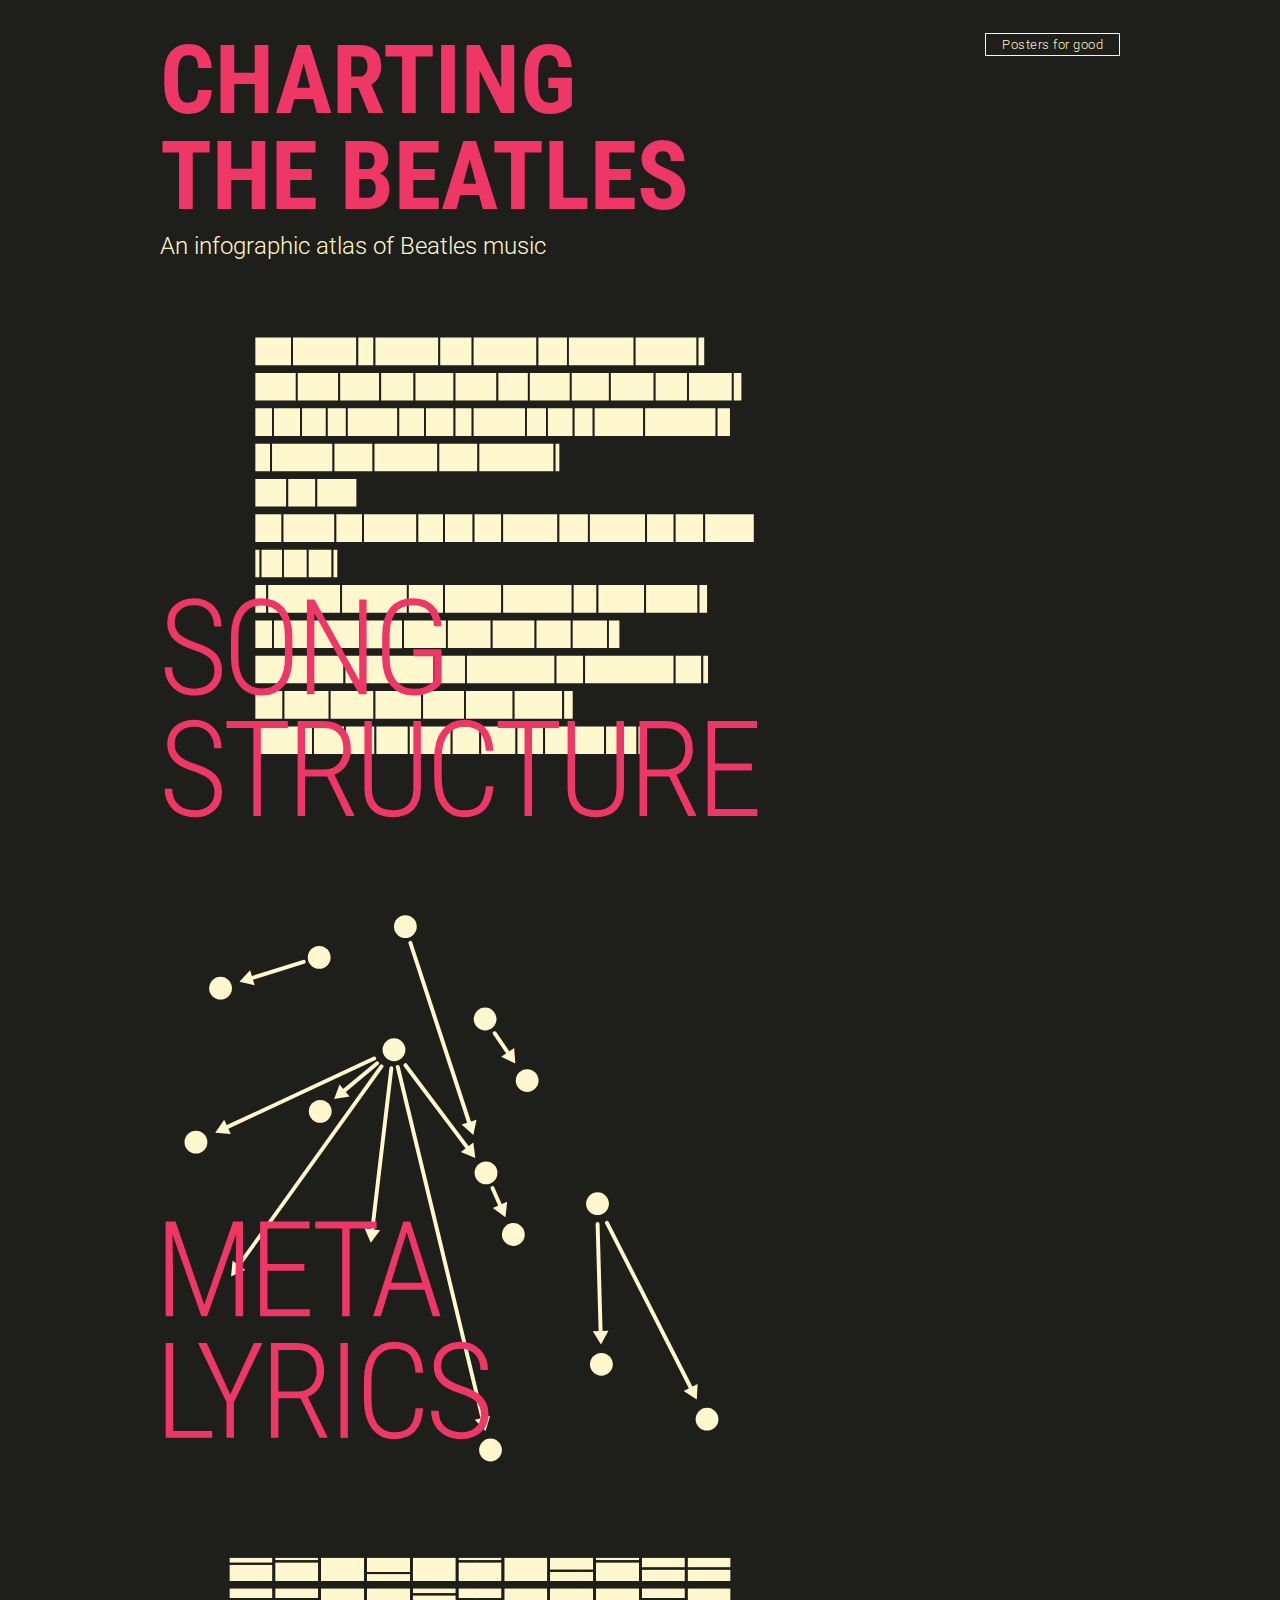
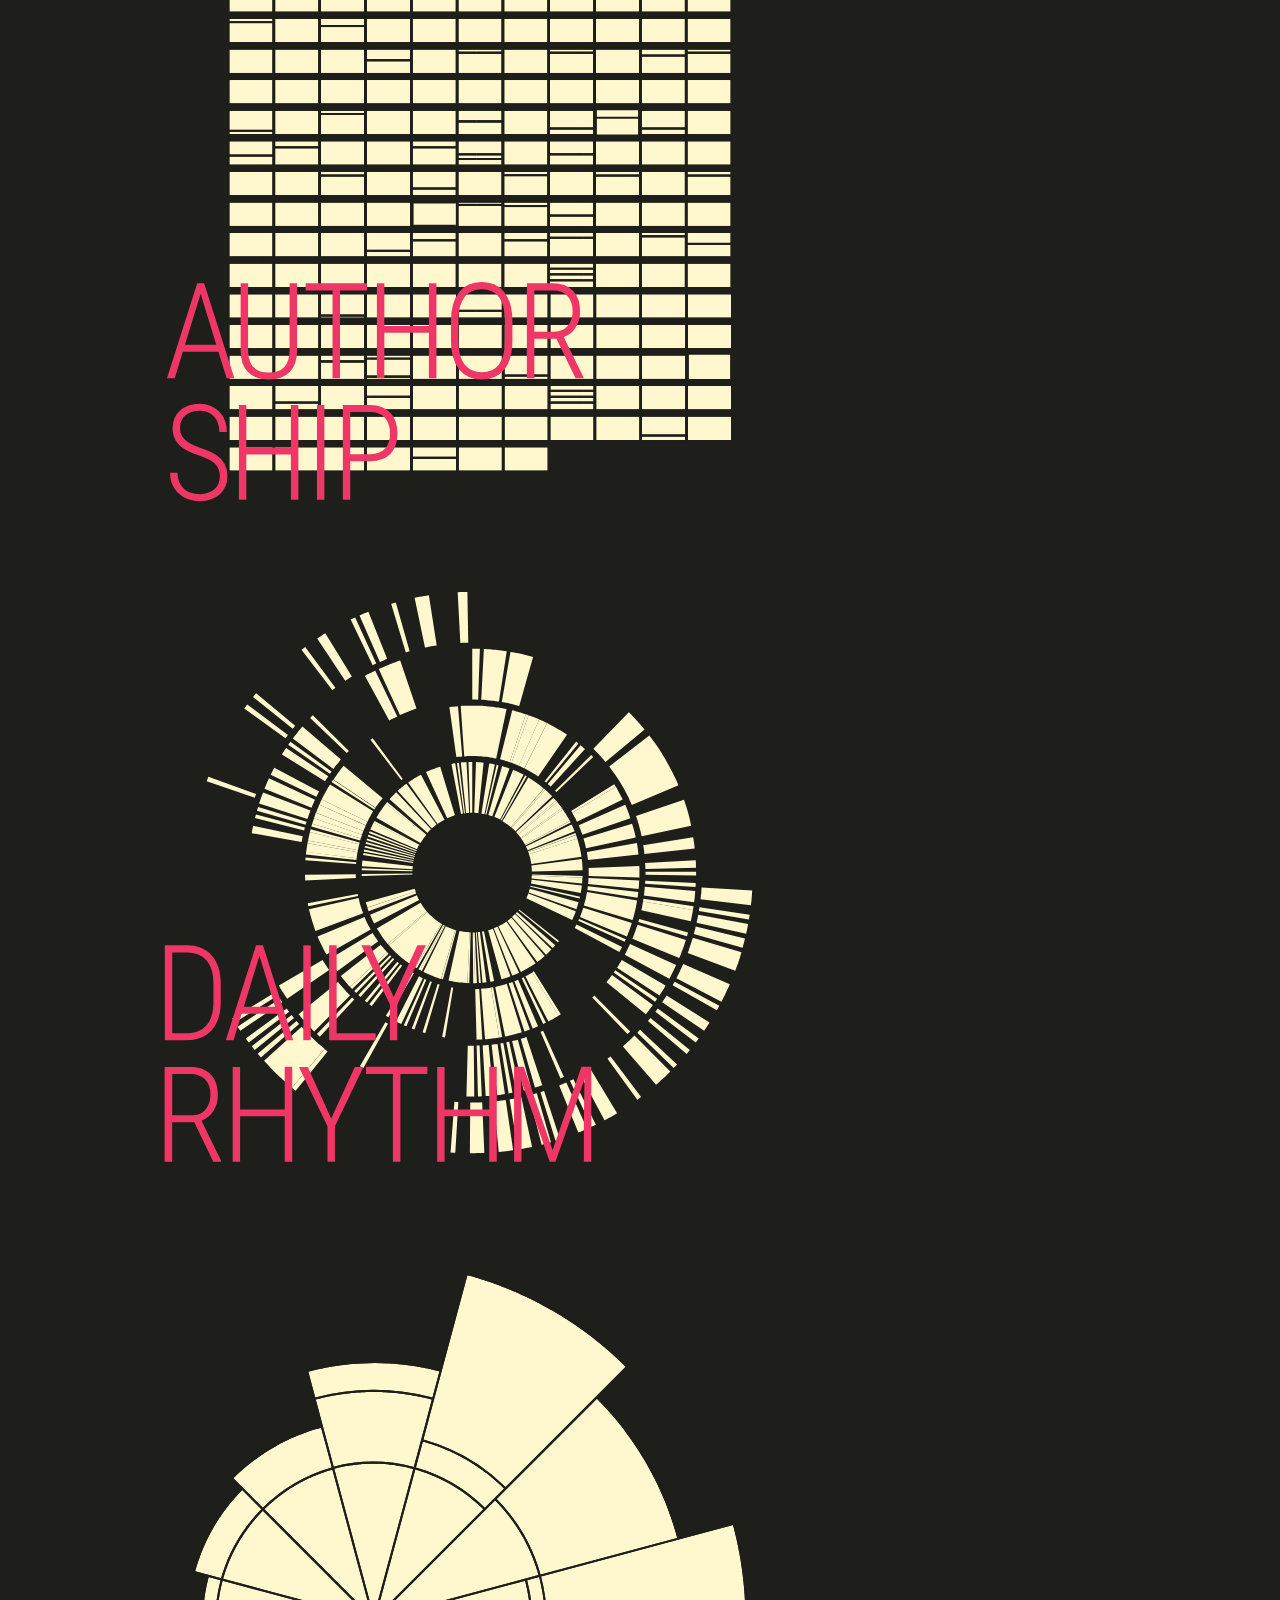
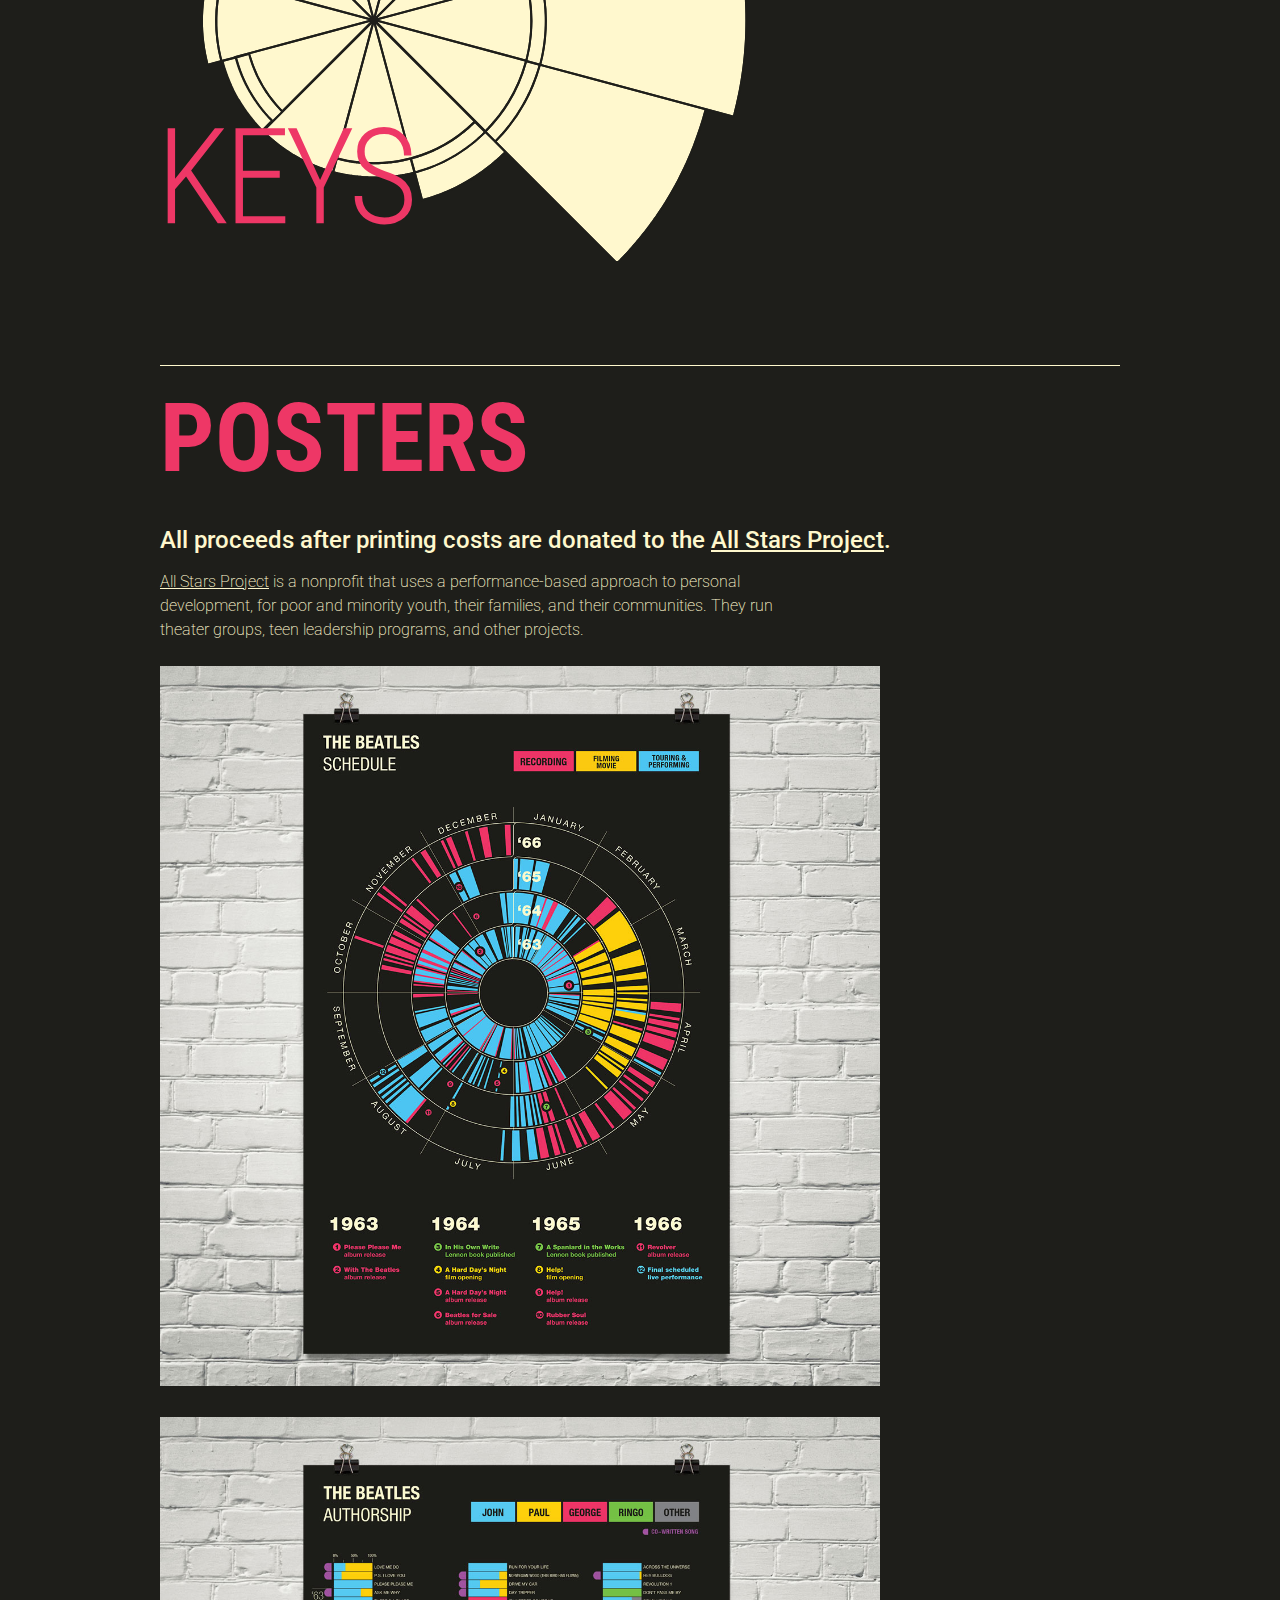
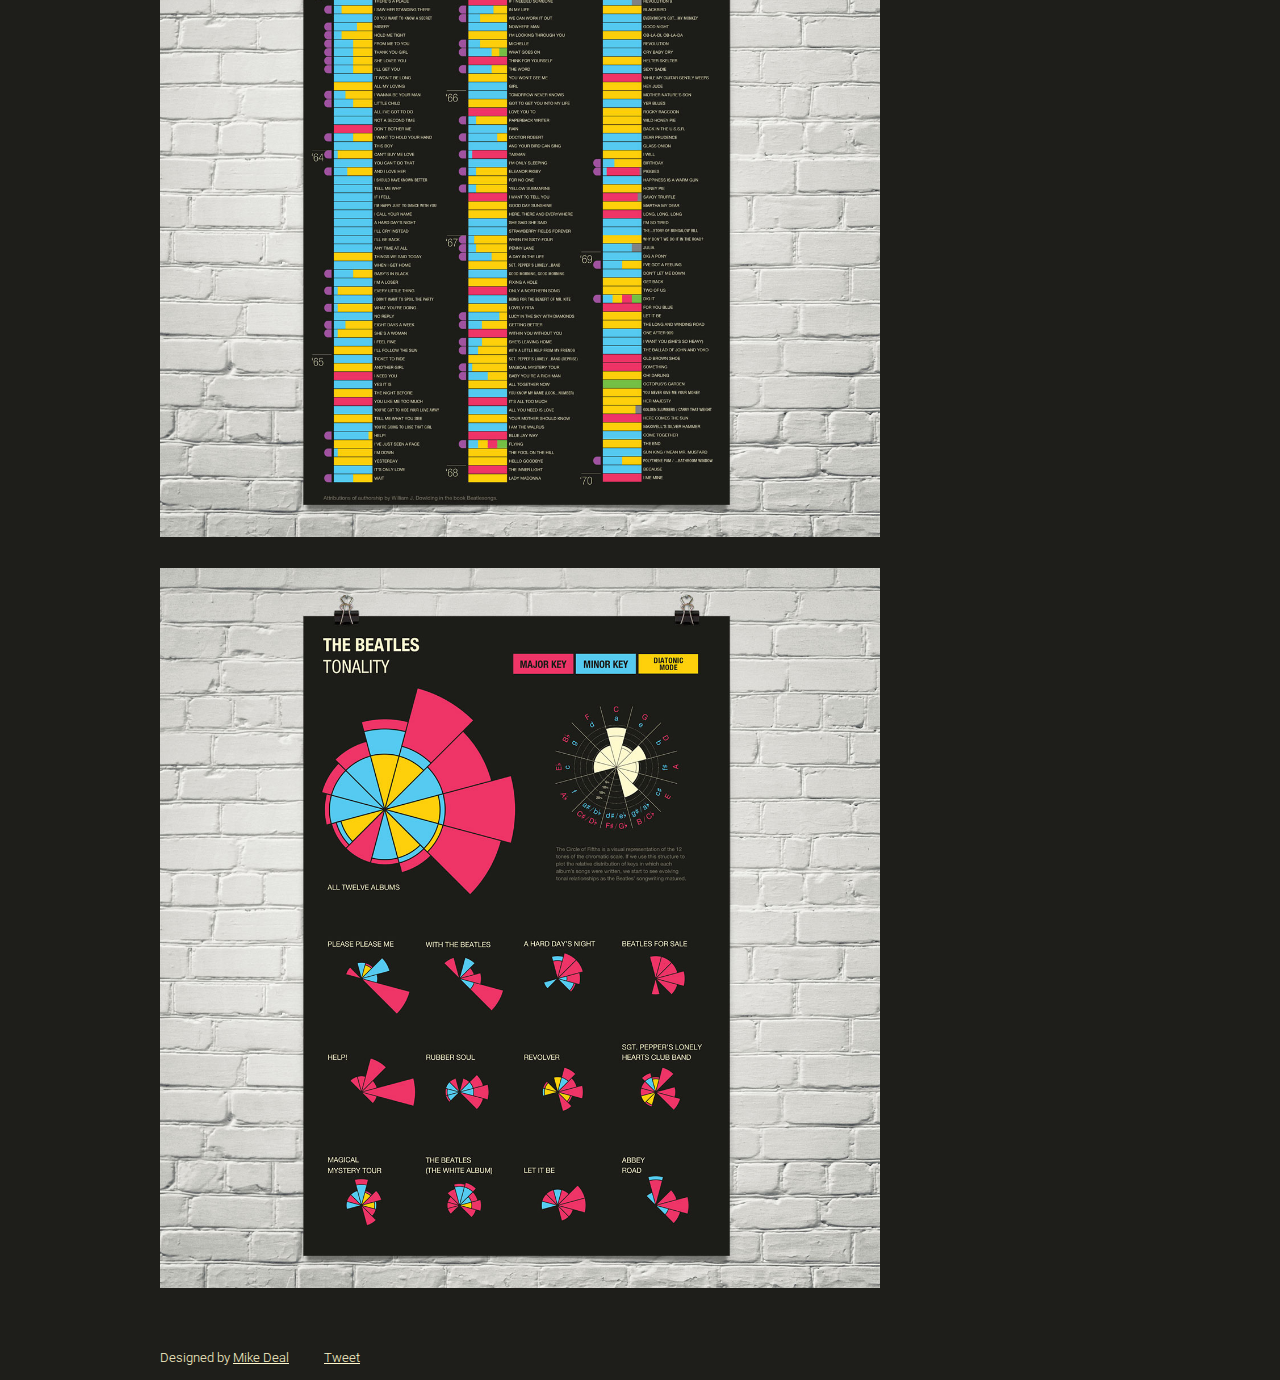
<file: index.html>
<!DOCTYPE html>
<html>
<head>
  <title>Charting the Beatles | Infographic atlas of Beatles music</title>
  <script src='js/d3.js'></script>
  <script src='js/jquery.js'></script>
  <script src='js/jquery-ui.js'></script>
  <script src='js/jquery.easing.1.3.min.js'></script>
  <script src='js/jquery.sticky.js'></script>
  <script src='js/jQueryRotate.js'></script>
  <script src='js/underscore.js'></script>
  <script src='js/handlebars.js'></script>
  <script src='js/backbone.js'></script>
  <script src='js/app.js'></script>
  <script src='js/breakpoint.js'></script>

  <link rel='stylesheet' type='text/css' href='style/css/main.css' />
  <link rel='stylesheet' type='text/css' href='style/css/jquery.qtip.min.css' />
  <link rel='stylesheet' type='text/css' href='style/css/font-awesome.min.css' />
  <link href='http://fonts.googleapis.com/css?family=Roboto+Condensed:300italic,400italic,700italic,400,700,300' rel='stylesheet' type='text/css'>
  <link href='http://fonts.googleapis.com/css?family=Roboto:400,900italic,900,700,700italic,500italic,500,400italic,300italic,300,100italic,100' rel='stylesheet' type='text/css'>

  <!-- Necessar to display properly on mobile -->
  <meta name="viewport" content="initial-scale=1">

</head>
<body>  
  <div id="page-wrapper" class='grid--main page-wrapper'>
    <header id="site-header" class='site-header'>
    </header>
    <div id="test-body" class="page-body-container">
    </div>
    <div id="index-module" class="page-body-container">
    </div>
    <div id="shop-module" class="page-body-container">
    </div>
    <footer id="site-footer">

        <div id='form-test'>
<!--           <script type="text/javascript" src="http://www.mpzmail.com/widgets/forms/embed/embedform.asp?fid=5214&gid=124"></script> -->
        <p class="for-hire-message text--small">
          Designed by <a href="http://www.mikedeal.org" target="_blank" class="link--highlight for-hire-link">Mike Deal</a>
          <a href="https://twitter.com/share" class="twitter-share-button" data-url="http://chartingthebeatles.com/" data-text="An infographic atlas of the Beatles" data-via="dealville">Tweet</a>
<script>!function(d,s,id){var js,fjs=d.getElementsByTagName(s)[0],p=/^http:/.test(d.location)?'http':'https';if(!d.getElementById(id)){js=d.createElement(s);js.id=id;js.src=p+'://platform.twitter.com/widgets.js';fjs.parentNode.insertBefore(js,fjs);}}(document, 'script', 'twitter-wjs');</script>
        </p>
        </div>
    </footer>
  </div>




<!-- ***********************************
      ******* HEADER ******************
      **********************************
 -->

<script id='template__site-header--home' type="text/x-handlebars-template">
  <div class='site-header__site-title-container site-header__site-title-container--home'>
    <a class='site-header__site-title-container__site-title headline' href='#'><h1>Charting <span>the Beatles</span></h1></a>
    <h2 class="subhead">An infographic atlas of Beatles music</h2>
  </div>
  <nav class='site-header__nav2'>
    <a class="nav2__link" href="http://mike-deals-shop.myshopify.com/collections/charting-the-beatles" target="_blank">Posters for good</a>
  </nav>
</script>


<script id='template__site-header' type="text/x-handlebars-template">
  <div class='site-header__site-title-container site-header__site-title-container--subpage'>
    <a class='site-header__site-title-container__site-title' href='#'><h1>Charting the Beatles</h1></a>
  </div>
  <nav class='site-header__nav2'>
    <a class="nav2__link" href="http://mike-deals-shop.myshopify.com/collections/charting-the-beatles" target="_blank">Posters for good</a>
  </nav>
</script>



<!-- ***********************************
      ******* BODY ******************
      **********************************
 -->


<!-- ******* HOME ****************** -->

<script id='template__page__home0' type="text/x-handlebars-template">
  <div class='page-header'>
    <p class='text-block__header text-block__header--home'>
    Explore graphic studies of the band&#39;s evolution.
    </p>
    <p class='page-header__description body-copy'>
    </p>
  </div>
  <div class="thumb-index">
    <div class="thumb-index__thumb thumb--primary">
      <a href="#songstructure"><img class="thumb-index__thumb__img" src="images/thumb-songstructure.jpg"></a>
    </div>
    <div class="thumb-index__thumb thumb--tertiary">
      <a href="#selfreference"><img class="thumb-index__thumb__img" src="images/thumb-selfreference.jpg"></a>
    </div>
    <div class="thumb-index__thumb thumb--secondary">
      <a href="#authorship"><img class="thumb-index__thumb__img" src="images/thumb-authorship.jpg"></a>
    </div>
    <div class="thumb-index__thumb thumb--tertiary">
      <a href="#schedule"><img class="thumb-index__thumb__img" src="images/thumb-schedule.jpg"></a>
    </div>
    <div class="thumb-index__thumb thumb--tertiary">
      <a href="#tonality"><img class="thumb-index__thumb__img" src="images/thumb-tonality.jpg"></a>
    </div>
  </div>
  <div class="index__store-box">
    <div class="index__store-box__image-container">
      <a href="http://mike-deals-shop.myshopify.com/collections/charting-the-beatles" target="_blank"><img class="thumb-index__thumb__img" src="images/beatles-141109-PosterMockupComp2-24x36-schedule.jpg"></a>
    </div>
    <div class="index__store-box__text-container">
      Any Beatles lovers in your family? <br>
      <a class="link--highlight" href="http://mike-deals-shop.myshopify.com/collections/charting-the-beatles" target="_blank">Poster gifts available</a>
    </div>
  </div>
</script>

<script id='template__page__home' type="text/x-handlebars-template">
  <div id='thumb-index-dynamic'>
  </div>
</script>

<script id='template__index-module' type="text/x-handlebars-template">
  <div class='thumb-index'>
    <section id="index-item--songstructure" class="index-item">
      <a class="index-item__main-link" href="#songstructure">
        <div class="image-container sprite image-container--structure-index">
        </div> 
      </a>
    </section>
    <section id="index-item--selfreference" class="index-item">
      <a class="index-item__main-link" href="#selfreference">
        <div class="image-container sprite image-container--selfreference-index">
        </div> 
      </a>
    </section>
    <section id="index-item--authorship" class="index-item">
      <a class="index-item__main-link" href="#authorship">
        <div class="image-container sprite image-container--authorship-index">
        </div> 
      </a>
    </section>
    <section id="index-item--schedule" class="index-item index-item--half">
      <a class="index-item__main-link" href="#schedule">
        <div class="image-container sprite image-container--schedule-index">
        </div> 
      </a>
    </section>
    <section id="index-item--tonality" class="index-item index-item--half">
      <a class="index-item__main-link" href="#tonality">
        <div class="image-container sprite image-container--tonality-index">
        </div> 
      </a>
    </section>
  </div>
</script>


<script id='template__index-small-module' type="text/x-handlebars-template">
<div class='thumb-index--small'>
    <div class="section-header">
      More Beatles
    </div>
    <section id="index-item--songstructure" class="index-item">
      <a class="index-item__main-link" href="#songstructure">
        <div class="image-container sprite image-container--structure-index">
        </div> 
      </a>
    </section>
    <section id="index-item--selfreference" class="index-item">
      <a class="index-item__main-link" href="#selfreference">
        <div class="image-container sprite image-container--selfreference-index">
        </div> 
      </a>
    </section>
    <section id="index-item--authorship" class="index-item">
      <a class="index-item__main-link" href="#authorship">
        <div class="image-container sprite image-container--authorship-index">
        </div> 
      </a>
    </section>
    <section id="index-item--schedule" class="index-item">
      <a class="index-item__main-link" href="#schedule">
        <div class="image-container sprite image-container--schedule-index">
        </div> 
      </a>
    </section>
    <section id="index-item--tonality" class="index-item">
      <a class="index-item__main-link" href="#tonality">
        <div class="image-container sprite image-container--tonality-index">
        </div> 
      </a>
    </section>
  </div>
</script>





<!-- ******* SONG-STRUCTURE ****************** -->

<script id='template__page__songstructure' type="text/x-handlebars-template">
<div class='page-header'>
  <p class='headline'>
    <a href="/">Song structure</a>
  </p>
</div>
<div class="text-block">
  <p class="description">
    Breaking down each album
  </p>
  <p class='body-copy'>
    Most pop songs are made from sequences of repeating sections (eg: <span class="span--v_erse">verse</span>, <span class="span--c_horus">chorus</span>, <span class="span--b_ridge">bridge</span>). By mapping these sequences for each Beatles song (eg: <span class="span--v_erse">verse</span>+<span class="span--c_horus">chorus</span>+<span class="span--v_erse">verse</span>+<span class="span--b_ridge">bridge</span>+<span class="span--c_horus">chorus</span>), we see their structrual footprint evolve from album to album:
  </p>
</div>

<div id='context-container-wrapper'>
  <div id='context-container'>
    <div class='context-container__legend-container context-container__legend-container--songstructure'>
      <ul class='context-container__legend-container-legend'>
        <li id='legend__segment-verse' class='legend-item legend__segment'>Verse</li>
        <li id='legend__segment-chorus' class='legend-item legend__segment'>Chorus</li>
        <li id='legend__segment-bridge' class='legend-item legend__segment'>Bridge</li>
        <li id='legend__segment-break' class='legend-item legend__segment'>Other</li>
        <li id='legend__segment-intro' class='legend-item legend__segment'>Intro/Outro</li>
        <li class='legend-item legend-item--chip legend__segment'>Instrumental/solo<span id='legend__segment-instrumental' class='legend__chip'>&nbsp;&nbsp;&nbsp;&nbsp;&nbsp;&nbsp;</span></li>
        <li class='legend-item legend-item--chip legend__segment'>Variant<span id='legend__segment-variant' class='legend__chip'>&nbsp;&nbsp;&nbsp;&nbsp;&nbsp;&nbsp;</span></li>
      </ul>
    </div>
  </div>
</div>


<div class='timeline-container'>  
  <img class="static-graphic static-graphic--structure_overview" src="images/beatles_141128_SongStructure-SmallMultiples-comp2.jpg"> 
</div>
<div class="overview-graphic-block">
  <div class='text-block'>
    <p class='body-copy'>
      Earlier albums more closely follow pop-rock conventions. <em>Please Please Me</em> has a lot of <span class="span--v_erse">verses</span> + <span class="span--b_ridge">two-bridge</span> tracks. By <em>The White Album</em>, the compositions are more mixed.
    </p>

    <p class='page-header__description body-copy'>
        <strong>Tap songs below</strong> for a deep dive into each composition, with notes from Alan W. Pollack&#39;s <a href="http://www.icce.rug.nl/~soundscapes/DATABASES/AWP/awp-notes_on.shtml" target="_blank">"Notes on..." Series</a>. Data from <a href="http://isophonics.net/content/reference-annotations-beatles" target="_blank">Chris Harte</a>.
    </p>
  </div>
</div>


<div class='context-container__axis-container'>
  <div class='context-container__axis-container__pusher track-container__label-container'>
    Minutes:
  </div>
  <div id='context-container__axis-container__axis' class="track-container__graphic-container__svg-wrapper">
  </div>
  <div id='loading-message'>
  </div>   
</div>

<div id='timeline-container' class='timeline-container'>  
</div>
</script>


<!-- ******* AUTHORSHIP ****************** -->



<script id='template__page__authorship' type="text/x-handlebars-template">
<div class='page-header'>
  <p class='headline'>
    <a href="/">Authorship</a>
  </p>
</div>
<div class="text-block">
</div>
<div id='context-container-wrapper'>
  <div id='context-container'>
    <div class='context-container__legend-container'>
      <ul class='context-container__legend-container-legend'>
        <li id='legend__authorship--john' class='legend-item legend__segment'>John
        </li>
        <li id='legend__authorship--paul' class='legend-item legend__segment'>Paul
        </li>
        <li id='legend__authorship--george' class='legend-item legend__segment'>George
        </li>
        <li id='legend__authorship--ringo' class='legend-item legend__segment'>Ringo
        </li>
        <li id='legend__authorship--other' class='legend-item legend__segment'>Other
        </li>
      </ul>
    </div>
  </div>
</div>
<div class="overview-graphic-block">
  <div class='timeline-container overview-graphic'>  
    <img class="static-graphic" src="images/static-authorshipoverview.gif"> 
  </div>
  <div class='overview-graphic-text'>
    <p class="description">
      <br>
      Who wrote what?
    </p>
    <p class='body-copy'>
      Here's every song, colored by how much songwriting each guy contributed.
    </p>
    <p class='body-copy'>
      The early albums feature more <span class="author--4">covers</span>, as the band was still finding their voice.
    </p>
    <p class='body-copy'>
      Later albums have fewer <span class="author--0">jointly</span>-<span class="author--1">written</span> songs, as the band grew apart.
    </p>
    <p class='body-copy'>
      We hear gradually more <span class="author--2">George</span> songs as his songwriting matures, and even a couple from <span class="author--3">Ringo</span>.
    </p>
  </div>
</div>
<div class="text-block">
  <p class="description">
    Tap songs below
  </p>
  <p class='page-header__description body-copy'>
    See notes and quotes used to tally each member's contributions (compiled by William J. Dowdling in <a href="http://www.amazon.com/gp/product/0671682296?ie=UTF8&tag=mikemakecom-20&linkCode=as2&camp=1789=9325&creativeASIN=0671682296" target="_blank">Beatlesongs</a>).
  </p>
</div>
<div id='timeline-container' class='timeline-container timeline-container--authorship'>  
</div>
</script>


<!-- ******* SCHEDULE ****************** -->

<script id='template__page__schedule' type="text/x-handlebars-template">

<div class='page-header'>
  <p class='headline'>
    <a href="/">Daily rhythm</a>
  </p>
</div>
<div class="text-block">
  <p class="description">
    Eight days a week
  </p>
  <p class='body-copy'>
    Here's how the band&#39;s calendar looked at the height of Beatlemania. In August of &#39;66, they put a hard stop on live concerts, to focus on recording.
  </p>
  <p class='body-copy'>
  "[1965] was a curious year for the Beatles, one in which they consolidated all the successes and excesses of 1964 by virtually repeating everything already achieved. They made a second feature-film, Help!, they toured North America...and Britain again...John even had a second book published."
    &ndash;Mark Lewisohn 
  </p>
  <p class='body-copy'>
    Source: <a href="http://www.amazon.com/gp/product/0517581000?ie=UTF8&tag=mikemakecom-20&linkCode=as2&camp=1789&creative=9325&creativeASIN=0517581000" target="_blank">The Complete Beatles Chronicle</a>)
  </p>  
</div>

<div id='context-container-wrapper'>
  <div id='context-container'>
    <div class='context-container__legend-container'>
      <ul class='context-container__legend-container-legend'>
        <li id='legend__schedule--recording' class='legend-item legend__segment'>Recording
        </li>
        <li id='legend__schedule--filming' class='legend-item legend__segment'>Filming Movie
        </li>
        <li id='legend__schedule--touring' class='legend-item legend__segment'>Touring & Performing
        </li>
      </ul>
    </div>
  </div>
</div>
<div id='timeline-container--schedule' class='timeline-container'>
  
  <div class="schedule-container--mobile">
    <img class="static-graphic" src="images/yg-beatles-1708706-schedule-for_site-04.svg"> 
  </div>  

  <div class="schedule-container--desktop">
    <div class="schedule-graphic-container">
      <img class="static-graphic" src="images/yg-beatles-1708706-schedule-for_site-05.svg"> 
    </div>
    <div class="schedule-legend-container">
      <img class="static-graphic" src="images/yg-beatles-1708706-schedule-for_site-06.svg"> 
    </div>
  </div>  
</div>


</script>


<!-- ******* TONALITY ****************** -->

<script id='template__page__tonality' type="text/x-handlebars-template">


<div class='page-header'>
  <p class='headline'>
    <a href="/">Keys</a>
  </p>
</div>
<div class="text-block">
  <p class="description">
    Changing their tune
  </p>
  <p class='body-copy'>
    Over time, the band varied the keys they used to write songs in. On earlier albums, when guitar ruled, some keys were just easier to finger than others. But as they spent more time playing with&mdash;and arranging for&mdash;other instruments, their range of keys expanded, shown in the fanned out charts below.
  </p>
</div>


<div id='context-container-wrapper'>
  <div id='context-container'>
    <div class='context-container__legend-container'>
      <ul class='context-container__legend-container-legend'>
        <li id='legend__tonality--major' class='legend-item legend__segment'>Major Key
        </li>
        <li id='legend__tonality--minor' class='legend-item legend__segment'>Minor Key
        </li>
        <li id='legend__tonality--diatonic' class='legend-item legend__segment'>Diatonic Mode
        </li>
      </ul>
    </div>
  </div>
</div>
<div id='timeline-container--tonality' class='timeline-container'>  
  <img class="static-graphic" src="images/yg-beatles-170819-keys--10.svg"> 
</div>
</script>


<!-- ******* SELF-REFERENCE ****************** -->

<script id='template__page__selfreference' type="text/x-handlebars-template">

<div class='page-header'>
  <p class='headline'>
    <a href="/">Meta lyrics</a>
  </p>
</div>



<div class="text-block">
  <p class="description">
    Beatles on Beatles
  </p>
  <p class='body-copy'>
    Their albums are sprinkled with self-referential lyrics. Follow the arrows to see the intertextual call-backs.
  </p>
</div>

<div id='timeline-container--selfreference' class='timeline-container'>  
  <div class="graphic-block">
    <p class="description">
      Later songs (bottom) point back to earlier songs (top):
    </p>
<div id='context-container-wrapper'>
  <div id='context-container'>
    <div class='context-container__legend-container'>
      <ul class='context-container__legend-container-legend'>
        <li id='legend__selfreference--explicit' class='legend-item legend__segment'>Direct lyric reference
        </li>
        <li id='legend__selfreference--implicit' class='legend-item legend__segment'>Implied lyric reference
        </li>
        <li id='legend__selfreference--melodic' class='legend-item legend__segment'>Lyric + melodic reference
        </li>
      </ul>
    </div>
  </div>
</div>

    <img class="static-graphic" src="images/yg-beatles-170807-self_reference--rebooting-09.svg"> 
  </div> 
  <div class="graphic-block">
    <p class="description">
      Another view, starting with later songs pointing down to earlier songs:
    </p>
    <img class="static-graphic" src="images/yg-beatles-170807-self_reference--rebooting-05.svg"> 
  </div>
</div>
</script>




<!-- ******* SHOP ****************** -->

<script id='template__page__shop' type="text/x-handlebars-template">
  <h1>SHOP</h1>
</script>



<!-- ***********************************
      ******* FOOTER ******************
      **********************************
 -->


<script id='test-footer' type="text/x-handlebars-template">

</script>

<script id='template__shop-module' type="text/x-handlebars-template">
  <div class="section-header section-header--shop">
    Posters
  </div>
  <div class="index__store-box">
    <div class="text-block">
      <p class='description'>
        All proceeds after printing costs are donated to the <a href="https://allstars.org/" target="_blank">All Stars Project</a>.
      </p>
    </div>
    <div class="index__store-box__text-container">
      <p class="donation-text">
        <a href="https://allstars.org/" target="_blank">All Stars Project</a> is a nonprofit that uses a performance-based approach to personal development, for poor and minority youth, their families, and their communities. They run theater groups, teen leadership programs, and other projects.
      </p>
    </div>
    <div class="index__store-box__image-container">
      <a href="https://mike-deals-shop.myshopify.com/collections/charting-the-beatles/products/charting-the-beatles-schedule-poster-18x24in" target="_blank"><img class="thumb-index__thumb__img" src="images/beatles-141109-PosterMockupWallComp-24x36-schedule.jpg"></a>
    </div>
    <div class="index__store-box__image-container">
      <a href="https://mike-deals-shop.myshopify.com/collections/charting-the-beatles/products/charting-the-beatles-authorship-poster-18x24in" target="_blank"><img class="thumb-index__thumb__img" src="images/beatles-141109-PosterMockupWallComp-24x36-authorship.jpg"></a>
    </div>
    <div class="index__store-box__image-container">
      <a href="https://mike-deals-shop.myshopify.com/collections/charting-the-beatles/products/charting-the-beatles-tonality-poster-18x24-in" target="_blank"><img class="thumb-index__thumb__img" src="images/beatles-141109-PosterMockupWallComp-24x36-tonality.jpg"></a>
    </div>
  </div>
</script>


<!-- Google analytics -->
<script>
  (function(i,s,o,g,r,a,m){i['GoogleAnalyticsObject']=r;i[r]=i[r]||function(){
  (i[r].q=i[r].q||[]).push(arguments)},i[r].l=1*new Date();a=s.createElement(o),
  m=s.getElementsByTagName(o)[0];a.async=1;a.src=g;m.parentNode.insertBefore(a,m)
  })(window,document,'script','//www.google-analytics.com/analytics.js','ga');

  ga('create', 'UA-11888825-2', 'auto');
  ga('send', 'pageview');

</script>

</body>
</html>
</file>
<file: style/css/main.css>
/*------------------------------------*\
    #THIRD-PARTY-IMPORTS
\*------------------------------------*/
/* line 5, ../../../../../../../.rvm/gems/ruby-2.4.0/gems/compass-core-1.0.3/stylesheets/compass/reset/_utilities.scss */
html, body, div, span, applet, object, iframe,
h1, h2, h3, h4, h5, h6, p, blockquote, pre,
a, abbr, acronym, address, big, cite, code,
del, dfn, em, img, ins, kbd, q, s, samp,
small, strike, strong, sub, sup, tt, var,
b, u, i, center,
dl, dt, dd, ol, ul, li,
fieldset, form, label, legend,
table, caption, tbody, tfoot, thead, tr, th, td,
article, aside, canvas, details, embed,
figure, figcaption, footer, header, hgroup,
menu, nav, output, ruby, section, summary,
time, mark, audio, video {
  margin: 0;
  padding: 0;
  border: 0;
  font: inherit;
  font-size: 100%;
  vertical-align: baseline;
}

/* line 22, ../../../../../../../.rvm/gems/ruby-2.4.0/gems/compass-core-1.0.3/stylesheets/compass/reset/_utilities.scss */
html {
  line-height: 1;
}

/* line 24, ../../../../../../../.rvm/gems/ruby-2.4.0/gems/compass-core-1.0.3/stylesheets/compass/reset/_utilities.scss */
ol, ul {
  list-style: none;
}

/* line 26, ../../../../../../../.rvm/gems/ruby-2.4.0/gems/compass-core-1.0.3/stylesheets/compass/reset/_utilities.scss */
table {
  border-collapse: collapse;
  border-spacing: 0;
}

/* line 28, ../../../../../../../.rvm/gems/ruby-2.4.0/gems/compass-core-1.0.3/stylesheets/compass/reset/_utilities.scss */
caption, th, td {
  text-align: left;
  font-weight: normal;
  vertical-align: middle;
}

/* line 30, ../../../../../../../.rvm/gems/ruby-2.4.0/gems/compass-core-1.0.3/stylesheets/compass/reset/_utilities.scss */
q, blockquote {
  quotes: none;
}
/* line 103, ../../../../../../../.rvm/gems/ruby-2.4.0/gems/compass-core-1.0.3/stylesheets/compass/reset/_utilities.scss */
q:before, q:after, blockquote:before, blockquote:after {
  content: "";
  content: none;
}

/* line 32, ../../../../../../../.rvm/gems/ruby-2.4.0/gems/compass-core-1.0.3/stylesheets/compass/reset/_utilities.scss */
a img {
  border: none;
}

/* line 116, ../../../../../../../.rvm/gems/ruby-2.4.0/gems/compass-core-1.0.3/stylesheets/compass/reset/_utilities.scss */
article, aside, details, figcaption, figure, footer, header, hgroup, main, menu, nav, section, summary {
  display: block;
}

/*------------------------------------*\
    #MY-MODULES
\*------------------------------------*/
/* line 71, ../sass/modules/_colors.scss */
.segment {
  float: left;
  fill: #74c044;
  background-color: #74c044;
  border-right: 1px solid #1e1e1a;
}

/* line 78, ../sass/modules/_colors.scss */
.segment--empty {
  border-right: none;
}

/* line 83, ../sass/modules/_colors.scss */
.legend-item {
  display: inline;
}

/* line 87, ../sass/modules/_colors.scss */
.legend__segment {
  display: inline-block;
  padding: 0 5px;
  margin-bottom: 3px;
  margin-right: 3px;
}

/* line 94, ../sass/modules/_colors.scss */
.legend__chip {
  margin-left: 0.25rem;
  margin-right: 0.25rem;
}

/* line 101, ../sass/modules/_colors.scss */
.legend-item {
  color: #1e1e1a;
}

/* line 105, ../sass/modules/_colors.scss */
.legend-item--chip {
  color: #fff8cd;
}

/* line 109, ../sass/modules/_colors.scss */
#legend__segment-chorus {
  background-color: #ffce06;
}

/* line 110, ../sass/modules/_colors.scss */
#legend__segment-verse {
  background-color: #57caef;
}

/* line 111, ../sass/modules/_colors.scss */
#legend__segment-bridge {
  background-color: #ee3766;
}

/* line 112, ../sass/modules/_colors.scss */
#legend__segment-break {
  background-color: #74c044;
}

/* line 113, ../sass/modules/_colors.scss */
#legend__segment-intro {
  background-color: #555244;
}

/* line 114, ../sass/modules/_colors.scss */
#legend__segment-instrumental {
  background-color: #74c044;
  background: linear-gradient(135deg, #fff8cd 25%, rgba(0, 0, 0, 0) 25%) -2px 0, linear-gradient(225deg, #fff8cd 25%, rgba(0, 0, 0, 0) 25%) -2px 0, linear-gradient(315deg, #fff8cd 25%, rgba(0, 0, 0, 0) 25%), linear-gradient(45deg, #fff8cd 25%, rgba(0, 0, 0, 0) 25%);
  background-size: 4px 4px;
  background-color: transparent;
}

/* line 119, ../sass/modules/_colors.scss */
#legend__segment-variant {
  background-color: #fff8cd;
  background-image: radial-gradient(#1e1e1a 24%, rgba(0, 0, 0, 0) 26%), radial-gradient(#1e1e1a 24%, rgba(0, 0, 0, 0) 26%);
  background-size: 6px 6px;
  background-position: 0 0, 3px 3px;
}

/* line 124, ../sass/modules/_colors.scss */
#legend__authorship--john {
  background-color: #57caef;
}

/* line 125, ../sass/modules/_colors.scss */
#legend__authorship--paul {
  background-color: #ffce06;
}

/* line 126, ../sass/modules/_colors.scss */
#legend__authorship--george {
  background-color: #ee3766;
}

/* line 127, ../sass/modules/_colors.scss */
#legend__authorship--ringo {
  background-color: #74c044;
}

/* line 128, ../sass/modules/_colors.scss */
#legend__authorship--other {
  background-color: #666666;
}

/* line 129, ../sass/modules/_colors.scss */
#legend__authorship--cowritten {
  background-color: #A052A0;
}

/* line 133, ../sass/modules/_colors.scss */
#legend__selfreference--implicit {
  background-color: #ee3766;
}

/* line 134, ../sass/modules/_colors.scss */
#legend__selfreference--explicit {
  background-color: #ffce06;
}

/* line 135, ../sass/modules/_colors.scss */
#legend__selfreference--melodic {
  background-color: #57caef;
}

/* line 137, ../sass/modules/_colors.scss */
#legend__schedule--recording {
  background-color: #ee3766;
}

/* line 138, ../sass/modules/_colors.scss */
#legend__schedule--filming {
  background-color: #ffce06;
}

/* line 139, ../sass/modules/_colors.scss */
#legend__schedule--touring {
  background-color: #57caef;
}

/* line 141, ../sass/modules/_colors.scss */
#legend__tonality--major {
  background-color: #ee3766;
}

/* line 142, ../sass/modules/_colors.scss */
#legend__tonality--minor {
  background-color: #57caef;
}

/* line 143, ../sass/modules/_colors.scss */
#legend__tonality--diatonic {
  background-color: #ffce06;
}

/* line 147, ../sass/modules/_colors.scss */
.segment_intro--variant,
.segment_outro--variant,
.segment_verse--variant,
.segment_chorus--variant,
.segment_bridge--variant,
.segment_break--variant {
  background-image: radial-gradient(#1e1e1a 24%, rgba(0, 0, 0, 0) 26%), radial-gradient(#1e1e1a 24%, rgba(0, 0, 0, 0) 26%);
  background-size: 6px 6px;
  background-position: 0 0, 3px 3px;
}

/* line 156, ../sass/modules/_colors.scss */
.segment_verse--instrumental,
.segment_chorus--instrumental,
.segment_bridge--instrumental,
.segment_break--instrumental {
  background: linear-gradient(135deg, #1e1e1a 25%, rgba(0, 0, 0, 0) 25%) -2px 0, linear-gradient(225deg, #1e1e1a 25%, rgba(0, 0, 0, 0) 25%) -2px 0, linear-gradient(315deg, #1e1e1a 25%, rgba(0, 0, 0, 0) 25%), linear-gradient(45deg, #1e1e1a 25%, rgba(0, 0, 0, 0) 25%);
  background-size: 4px 4px;
  background-color: transparent;
}

/* line 164, ../sass/modules/_colors.scss */
.segment_silence {
  fill: #555244;
  background-color: #555244;
  border-right: none;
}

/* line 172, ../sass/modules/_colors.scss */
.segment_intro,
.segment_outro,
.segment_intro--variant,
.segment_outro--variant {
  fill: #555244;
  background-color: #555244;
}

/* line 180, ../sass/modules/_colors.scss */
.segment_verse,
.segment_verse--variant,
.segment_verse--instrumental {
  fill: #57caef;
  background-color: #57caef;
}

/* line 187, ../sass/modules/_colors.scss */
.segment_chorus,
.segment_chorus--variant,
.segment_chorus--instrumental {
  fill: #ffce06;
  background-color: #ffce06;
}

/* line 194, ../sass/modules/_colors.scss */
.segment_bridge,
.segment_bridge--variant,
.segment_bridge--instrumental {
  fill: #ee3766;
  background-color: #ee3766;
}

/* line 201, ../sass/modules/_colors.scss */
.segment_break,
.segment_break--variant,
.segment_break--instrumental {
  fill: #74c044;
  background-color: #74c044;
}

/* line 209, ../sass/modules/_colors.scss */
.span--i_ntro {
  color: #88867c;
}

/* line 213, ../sass/modules/_colors.scss */
.span--v_erse {
  color: #57caef;
}

/* line 217, ../sass/modules/_colors.scss */
.span--c_horus {
  color: #ffce06;
}

/* line 221, ../sass/modules/_colors.scss */
.span--b_ridge {
  color: #ee3766;
}

/* line 226, ../sass/modules/_colors.scss */
.span--i_nstrumental {
  color: white;
}

/* line 234, ../sass/modules/_colors.scss */
.span--v_ariant {
  color: white;
}

/* line 243, ../sass/modules/_colors.scss */
.author--0 {
  background-color: #ffce06;
}

/* line 244, ../sass/modules/_colors.scss */
.author--1 {
  background-color: #57caef;
}

/* line 245, ../sass/modules/_colors.scss */
.author--2 {
  background-color: #ee3766;
}

/* line 246, ../sass/modules/_colors.scss */
.author--3 {
  background-color: #74c044;
}

/* line 247, ../sass/modules/_colors.scss */
.author--4 {
  background-color: #555244;
}

/* line 254, ../sass/modules/_colors.scss */
.overview-graphic-text .author--0, .overview-graphic-text .author--1, .overview-graphic-text .author--2, .overview-graphic-text .author--3, .overview-graphic-text .author--4 {
  background-color: transparent;
}
/* line 258, ../sass/modules/_colors.scss */
.overview-graphic-text .author--0 {
  color: #ffce06;
}
/* line 259, ../sass/modules/_colors.scss */
.overview-graphic-text .author--1 {
  color: #57caef;
}
/* line 260, ../sass/modules/_colors.scss */
.overview-graphic-text .author--2 {
  color: #ee3766;
}
/* line 261, ../sass/modules/_colors.scss */
.overview-graphic-text .author--3 {
  color: #74c044;
}
/* line 262, ../sass/modules/_colors.scss */
.overview-graphic-text .author--4 {
  color: #555244;
}

@-ms-viewport {
  width: extend-to-zoom;
  zoom: 1.0;
}
/*------------------------------------*\
    #CONFIGURE-COMPASS-VERTICAL-RHYTHM
\*------------------------------------*/
/* line 106, ../../../../../../../.rvm/gems/ruby-2.4.0/gems/compass-core-1.0.3/stylesheets/compass/typography/_vertical_rhythm.scss */
html {
  font-size: 100%;
  line-height: 1.5em;
}

/* line 41, ../sass/partials/_base.scss */
html {
  font-size: 16px;
  line-height: 24px;
  line-height: 1.5rem;
}

/*------------------------------------*\
    #DEBUGGING
\*------------------------------------*/
/* line 1, ../sass/partials/_grid.scss */
.hidden {
  display: none;
}

/* line 13, ../sass/partials/_grid.scss */
#form-test .mpzFrmOuter5214 {
  border: none;
  border-top: 1px solid #fff8cd;
}
/* line 18, ../sass/partials/_grid.scss */
#form-test .mpzFrmTitle5214,
#form-test .mpzFrmIntro5214,
#form-test .mpzFrmIntro5214,
#form-test .mpzFrmButton5214 {
  margin: 0;
  padding: 0;
  margin-left: 0;
  padding-left: 0;
}
/* line 28, ../sass/partials/_grid.scss */
#form-test .mpzFrmInput5214 {
  color: #fff8cd;
  margin-top: 8px;
  margin-top: 0.5rem;
  padding-top: 6px;
  padding-top: 0.375rem;
  padding-bottom: 6px;
  padding-bottom: 0.375rem;
  margin-bottom: 0px;
  margin-bottom: 0rem;
}
/* line 33, ../sass/partials/_grid.scss */
#form-test .mpzFrmButton5214 {
  margin: 0 !important;
  padding-top: 0.25rem;
  padding-bottom: 0.25rem;
  padding-left: 2rem;
  padding-right: 2rem;
  vertical-align: text-top;
}
/* line 48, ../sass/partials/_grid.scss */
#form-test .mpzFrmOuter5214 {
  width: 100%;
  float: left;
  margin-left: 0;
  margin-right: 0;
  padding-left: 0;
  padding-right: 0;
  margin-right: 0;
  margin-right: 0;
}
/* line 56, ../sass/partials/_grid.scss */
#form-test #mpzdata-5214-firstname {
  width: 31.03448%;
  float: left;
  margin-right: 3.44828%;
}
/* line 60, ../sass/partials/_grid.scss */
#form-test #mpzdata-5214-email {
  width: 31.03448%;
  float: left;
  margin-right: 3.44828%;
}
/* line 64, ../sass/partials/_grid.scss */
#form-test .mpzFrmButton5214 {
  width: 31.03448%;
  float: right;
  margin-right: 0;
}

/* line 71, ../sass/partials/_grid.scss */
.text--small {
  font-size: 16px;
  font-size: 1rem;
  line-height: 20px;
  line-height: 1.25rem;
}

/* line 75, ../sass/partials/_grid.scss */
.for-hire-message {
  width: 100%;
  float: left;
  margin-left: 0;
  margin-right: 0;
  margin-top: 16px;
  margin-top: 1rem;
  padding-top: 0px;
  padding-top: 0rem;
  padding-bottom: 0px;
  padding-bottom: 0rem;
  margin-bottom: 0px;
  margin-bottom: 0rem;
}

/* line 80, ../sass/partials/_grid.scss */
.for-hire-link {
  padding-right: 2rem;
}

/*------------------------------------*\
    #CONFIG-SUSY
\*------------------------------------*/
/* line 21, ../../../../../../../.rvm/gems/ruby-2.4.0/gems/susy-2.2.12/sass/susy/language/susy/_box-sizing.scss */
*, *:before, *:after {
  -moz-box-sizing: border-box;
  -webkit-box-sizing: border-box;
  box-sizing: border-box;
}

/* #SUSY-GRID-VARIABLES------------ */
/* #CONFIG-GRID-MAIN------------ */
/* line 116, ../sass/partials/_grid.scss */
.grid--main {
  max-width: 464px;
  max-width: 29rem;
  margin-left: auto;
  margin-right: auto;
  padding-left: 1rem;
  padding-right: 1rem;
}
/* line 12, ../../../../../../../.rvm/gems/ruby-2.4.0/gems/susy-2.2.12/sass/susy/output/support/_clearfix.scss */
.grid--main:after {
  content: " ";
  display: block;
  clear: both;
}
@media (min-width: 40rem) {
  /* line 116, ../sass/partials/_grid.scss */
  .grid--main {
    max-width: 944px;
    max-width: 59rem;
    margin-left: auto;
    margin-right: auto;
    padding-left: 2rem;
    padding-right: 2rem;
    max-width: 64rem;
  }
  /* line 12, ../../../../../../../.rvm/gems/ruby-2.4.0/gems/susy-2.2.12/sass/susy/output/support/_clearfix.scss */
  .grid--main:after {
    content: " ";
    display: block;
    clear: both;
  }
}

/* line 132, ../sass/partials/_grid.scss */
html, body {
  height: 100%;
  margin: 0;
}

/* line 142, ../sass/partials/_grid.scss */
.image {
  width: 100%;
}

/*------------------------------------*\
    #HEADER
\*------------------------------------*/
/* line 152, ../sass/partials/_grid.scss */
.site-header {
  width: 100%;
  float: left;
  margin-left: 0;
  margin-right: 0;
  margin-top: 8px;
  margin-top: 0.5rem;
  padding-top: 0px;
  padding-top: 0rem;
  padding-bottom: 0px;
  padding-bottom: 0rem;
  margin-bottom: 24px;
  margin-bottom: 1.5rem;
}

/* line 157, ../sass/partials/_grid.scss */
.page-body-container {
  width: 100%;
  float: left;
  margin-left: 0;
  margin-right: 0;
}

/* line 161, ../sass/partials/_grid.scss */
.page-header {
  width: 100%;
  float: left;
  margin-left: 0;
  margin-right: 0;
  margin-top: 0px;
  margin-top: 0rem;
  padding-top: 0px;
  padding-top: 0rem;
  padding-bottom: 0px;
  padding-bottom: 0rem;
  margin-bottom: 72px;
  margin-bottom: 4.5rem;
}
@media (min-width: 40rem) {
  /* line 161, ../sass/partials/_grid.scss */
  .page-header {
    width: 83.05085%;
    float: left;
    margin-right: 1.69492%;
  }
}
@media (min-width: 52rem) {
  /* line 161, ../sass/partials/_grid.scss */
  .page-header {
    width: 66.10169%;
    float: left;
    margin-right: 1.69492%;
  }
}

/* line 174, ../sass/partials/_grid.scss */
.site-header__site-title-container {
  width: 100%;
  float: left;
  margin-left: 0;
  margin-right: 0;
}
@media (min-width: 40rem) {
  /* line 174, ../sass/partials/_grid.scss */
  .site-header__site-title-container {
    width: 66.10169%;
    float: left;
    margin-right: 1.69492%;
  }
}

/* line 182, ../sass/partials/_grid.scss */
.site-header__nav2 {
  width: 100%;
  float: left;
  margin-left: 0;
  margin-right: 0;
  margin-top: 8px;
  margin-top: 0.5rem;
  padding-top: 0px;
  padding-top: 0rem;
  padding-bottom: 0px;
  padding-bottom: 0rem;
  margin-bottom: 0px;
  margin-bottom: 0rem;
}
@media (min-width: 40rem) {
  /* line 182, ../sass/partials/_grid.scss */
  .site-header__nav2 {
    width: 32.20339%;
    float: right;
    margin-right: 0;
    margin-top: 0px;
    margin-top: 0rem;
    padding-top: 0px;
    padding-top: 0rem;
    padding-bottom: 0px;
    padding-bottom: 0rem;
    margin-bottom: 0px;
    margin-bottom: 0rem;
    text-align: right;
  }
}

/* line 193, ../sass/partials/_grid.scss */
.text-block {
  width: 100%;
  float: left;
  margin-left: 0;
  margin-right: 0;
  /*@include rhythm(0,0,0,3);*/
}
@media (min-width: 40rem) {
  /* line 193, ../sass/partials/_grid.scss */
  .text-block {
    width: 66.10169%;
    float: left;
    margin-right: 1.69492%;
  }
}
@media (min-width: 52rem) {
  /* line 193, ../sass/partials/_grid.scss */
  .text-block {
    width: 49.15254%;
    float: left;
    margin-right: 1.69492%;
  }
}

/*------------------------------------*\
    #THUMBNAIL-INDEX
\*------------------------------------*/
/* line 210, ../sass/partials/_grid.scss */
.thumb-index {
  width: 100%;
  float: left;
  margin-left: 0;
  margin-right: 0;
  margin-top: 0px;
  margin-top: 0rem;
  padding-top: 0px;
  padding-top: 0rem;
  padding-bottom: 0px;
  padding-bottom: 0rem;
  margin-bottom: 24px;
  margin-bottom: 1.5rem;
}

/* line 215, ../sass/partials/_grid.scss */
.thumb-index__thumb {
  background-color: #555244;
  width: 100%;
  float: left;
  margin-left: 0;
  margin-right: 0;
  margin-top: 0px;
  margin-top: 0rem;
  padding-top: 0px;
  padding-top: 0rem;
  padding-bottom: 0px;
  padding-bottom: 0rem;
  margin-bottom: 12px;
  margin-bottom: 0.75rem;
  border: 1px solid #fff8cd;
}

/* line 224, ../sass/partials/_grid.scss */
.thumb-index__thumb:hover {
  border: 1px solid #ee3766;
}

@media (min-width: 40rem) {
  /* line 228, ../sass/partials/_grid.scss */
  .thumb--primary {
    width: 66.10169%;
    float: left;
    margin-right: 1.69492%;
  }
}

@media (min-width: 40rem) {
  /* line 234, ../sass/partials/_grid.scss */
  .thumb--secondary {
    width: 32.20339%;
    float: right;
    margin-right: 0;
  }
}

@media (min-width: 40rem) {
  /* line 240, ../sass/partials/_grid.scss */
  .thumb--tertiary {
    width: 32.20339%;
    float: left;
    margin-right: 1.69492%;
  }
}

@media (min-width: 40rem) {
  /* line 246, ../sass/partials/_grid.scss */
  .thumb--tertiary:last-child {
    width: 32.20339%;
    float: right;
    margin-right: 0;
  }
}

/* line 252, ../sass/partials/_grid.scss */
.thumb-index__thumb__img {
  width: 100%;
  margin-top: 0px;
  margin-top: 0rem;
  padding-top: 0px;
  padding-top: 0rem;
  padding-bottom: 0px;
  padding-bottom: 0rem;
  margin-bottom: 0px;
  margin-bottom: 0rem;
}

/* line 257, ../sass/partials/_grid.scss */
.index__store-box {
  width: 100%;
  float: left;
  margin-left: 0;
  margin-right: 0;
  margin-top: 0px;
  margin-top: 0rem;
  padding-top: 16px;
  padding-top: 1rem;
  padding-bottom: 0px;
  padding-bottom: 0rem;
  margin-bottom: 16px;
  margin-bottom: 1rem;
}

/* line 266, ../sass/partials/_grid.scss */
.index__store-box__image-container {
  width: 100%;
  float: left;
  margin-left: 0;
  margin-right: 0;
}

/* line 274, ../sass/partials/_grid.scss */
.index__store-box__text-container {
  width: 100%;
  float: left;
  margin-left: 0;
  margin-right: 0;
}
@media (min-width: 40rem) {
  /* line 274, ../sass/partials/_grid.scss */
  .index__store-box__text-container {
    width: 65.51724%;
    float: left;
    margin-right: 3.44828%;
  }
}

/* line 282, ../sass/partials/_grid.scss */
.index__signup-box {
  width: 100%;
  float: left;
  margin-left: 0;
  margin-right: 0;
}
@media (min-width: 40rem) {
  /* line 282, ../sass/partials/_grid.scss */
  .index__signup-box {
    width: 31.03448%;
    float: right;
    margin-right: 0;
  }
}

/*------------------------------------*\
    #THUMBNAIL-INDEX--SMALL
\*------------------------------------*/
/* line 295, ../sass/partials/_grid.scss */
.thumb-index--small {
  width: 100%;
  float: left;
  margin-left: 0;
  margin-right: 0;
  margin-top: 0px;
  margin-top: 0rem;
  padding-top: 0px;
  padding-top: 0rem;
  padding-bottom: 0px;
  padding-bottom: 0rem;
  margin-bottom: 24px;
  margin-bottom: 1.5rem;
}

/* line 301, ../sass/partials/_grid.scss */
.thumb-index--small .index-item {
  width: 49.15254%;
  float: right;
  margin-right: 0;
  /*width: 47%;*/
  padding: 0 2%;
}

/* line 308, ../sass/partials/_grid.scss */
.section-header {
  width: 100%;
  float: left;
  margin-left: 0;
  margin-right: 0;
  border-top: 1px solid #fff8cd;
  font-weight: 700;
  font-size: 96px;
  font-size: 6rem;
  line-height: 96px;
  line-height: 6rem;
  margin-top: 0px;
  margin-top: 0rem;
  padding-top: 24px;
  padding-top: 1.5rem;
  padding-bottom: 0px;
  padding-bottom: 0rem;
  margin-bottom: 24px;
  margin-bottom: 1.5rem;
  text-transform: uppercase;
  font-family: 'Roboto Condensed', sans-serif;
  color: #ee3766;
}

/* line 321, ../sass/partials/_grid.scss */
.section-header--shop {
  margin-top: 48px;
  margin-top: 3rem;
  padding-top: 24px;
  padding-top: 1.5rem;
  padding-bottom: 0px;
  padding-bottom: 0rem;
  margin-bottom: 24px;
  margin-bottom: 1.5rem;
}

/*------------------------------------*\
    #STATIC-GRAPHICS
\*------------------------------------*/
/* line 329, ../sass/partials/_grid.scss */
.static-graphic {
  width: 100%;
  float: left;
  margin-left: 0;
  margin-right: 0;
}

/* line 334, ../sass/partials/_grid.scss */
.static-graphic--structure_overview {
  margin-top: 0px;
  margin-top: 0rem;
  padding-top: 0px;
  padding-top: 0rem;
  padding-bottom: 0px;
  padding-bottom: 0rem;
  margin-bottom: 24px;
  margin-bottom: 1.5rem;
}

/*------------------------------------*\
    #CONTEXT-CONTAINER
\*------------------------------------*/
/* line 344, ../sass/partials/_grid.scss */
#context-container-wrapper {
  width: 100%;
  float: left;
  margin-left: 0;
  margin-right: 0;
  margin-top: 0px;
  margin-top: 0rem;
  padding-top: 0px;
  padding-top: 0rem;
  padding-bottom: 0px;
  padding-bottom: 0rem;
  margin-bottom: 8px;
  margin-bottom: 0.5rem;
}

/* line 349, ../sass/partials/_grid.scss */
#context-container,
.context-container__legend-container,
.context-container__axis-container {
  width: 100%;
  float: left;
  margin-left: 0;
  margin-right: 0;
  background-color: #1e1e1a;
}

/* line 356, ../sass/partials/_grid.scss */
.context-container__axis-container {
  margin-top: 8px;
  margin-top: 0.5rem;
  padding-top: 0px;
  padding-top: 0rem;
  padding-bottom: 0px;
  padding-bottom: 0rem;
  margin-bottom: 0px;
  margin-bottom: 0rem;
}

/* line 360, ../sass/partials/_grid.scss */
#context-container__axis-container__axis {
  margin-left: 25.42373%;
  overflow-x: hidden;
}

/* line 366, ../sass/partials/_grid.scss */
.context-container__legend-container {
  margin-top: 0px;
  margin-top: 0rem;
  padding-top: 8px;
  padding-top: 0.5rem;
  padding-bottom: 0px;
  padding-bottom: 0rem;
  margin-bottom: 8px;
  margin-bottom: 0.5rem;
}

/* line 370, ../sass/partials/_grid.scss */
.context-container__legend-container--songstructure {
  margin-top: 0px;
  margin-top: 0rem;
  padding-top: 8px;
  padding-top: 0.5rem;
  padding-bottom: 0px;
  padding-bottom: 0rem;
  margin-bottom: 32px;
  margin-bottom: 2rem;
}

/* line 374, ../sass/partials/_grid.scss */
.overview-graphic-block {
  width: 100%;
  float: left;
  margin-left: 0;
  margin-right: 0;
  margin-top: 0px;
  margin-top: 0rem;
  padding-top: 0px;
  padding-top: 0rem;
  padding-bottom: 0px;
  padding-bottom: 0rem;
  margin-bottom: 48px;
  margin-bottom: 3rem;
}

/* line 379, ../sass/partials/_grid.scss */
.overview-graphic {
  width: 100%;
  float: left;
  margin-left: 0;
  margin-right: 0;
  margin-top: 0px;
  margin-top: 0rem;
  padding-top: 0px;
  padding-top: 0rem;
  padding-bottom: 0px;
  padding-bottom: 0rem;
  margin-bottom: 16px;
  margin-bottom: 1rem;
}
@media (min-width: 40rem) {
  /* line 379, ../sass/partials/_grid.scss */
  .overview-graphic {
    width: 49.15254%;
    float: left;
    margin-right: 1.69492%;
  }
}

/* line 388, ../sass/partials/_grid.scss */
.overview-graphic-text {
  width: 100%;
  float: left;
  margin-left: 0;
  margin-right: 0;
}
@media (min-width: 40rem) {
  /* line 388, ../sass/partials/_grid.scss */
  .overview-graphic-text {
    width: 32.20339%;
    float: left;
    margin-right: 1.69492%;
  }
}

/*------------------------------------*\
    #TIMELINE
\*------------------------------------*/
/* line 401, ../sass/partials/_grid.scss */
.album-container,
.album-container__label-container,
.track-container {
  width: 100%;
  float: left;
  margin-left: 0;
  margin-right: 0;
}

/* line 419, ../sass/partials/_grid.scss */
.album-container {
  margin-top: 0px;
  margin-top: 0rem;
  padding-top: 16px;
  padding-top: 1rem;
  padding-bottom: 0px;
  padding-bottom: 0rem;
  margin-bottom: 96px;
  margin-bottom: 6rem;
}

/* line 424, ../sass/partials/_grid.scss */
.track-container__label-container {
  width: 40.67797%;
  float: left;
  margin-right: 1.69492%;
}
@media (min-width: 52rem) {
  /* line 424, ../sass/partials/_grid.scss */
  .track-container__label-container {
    width: 23.72881%;
    float: left;
    margin-right: 1.69492%;
  }
}

/* line 431, ../sass/partials/_grid.scss */
.track-container__graphic-container {
  width: 57.62712%;
  float: right;
  margin-right: 0;
}
@media (min-width: 52rem) {
  /* line 431, ../sass/partials/_grid.scss */
  .track-container__graphic-container {
    width: 74.57627%;
    float: right;
    margin-right: 0;
  }
}

@media (min-width: 52rem) {
  /* line 440, ../sass/partials/_grid.scss */
  .timeline-container--authorship .track-container__graphic-container {
    width: 49.15254%;
    float: left;
    margin-right: 1.69492%;
  }
}

/* line 447, ../sass/partials/_grid.scss */
.track-container__graphic-container__graphic-wrapper,
.track-container__graphic-container__notes-container {
  width: 100%;
  float: left;
  margin-left: 0;
  margin-right: 0;
  overflow-x: hidden;
  margin-bottom: 3px;
}

/* line 454, ../sass/partials/_grid.scss */
.track-container__graphic-container__notes-container {
  margin-top: 0px;
  margin-top: 0rem;
  padding-top: 0px;
  padding-top: 0rem;
  padding-bottom: 0px;
  padding-bottom: 0rem;
  margin-bottom: 16px;
  margin-bottom: 1rem;
  padding-right: 2rem;
}

/* line 458, ../sass/partials/_grid.scss */
.video-container__video {
  width: 200px;
  height: 200px;
}

/* line 473, ../sass/partials/_grid.scss */
.axis-container--authorship {
  margin-left: 23.72881%;
  width: 74.57627%;
  float: right;
  margin-right: 0;
  margin-top: 16px;
  margin-top: 1rem;
  padding-top: 0px;
  padding-top: 0rem;
  padding-bottom: 0px;
  padding-bottom: 0rem;
  margin-bottom: 0px;
  margin-bottom: 0rem;
}

/* line 479, ../sass/partials/_grid.scss */
.axis-container--authorship .image {
  margin-bottom: -7px;
}

/*------------------------------------*\
    #FOOTER
\*------------------------------------*/
/* line 490, ../sass/partials/_grid.scss */
footer {
  width: 100%;
  float: left;
  margin-left: 0;
  margin-right: 0;
  margin-top: 24px;
  margin-top: 1.5rem;
  padding-top: 0px;
  padding-top: 0rem;
  padding-bottom: 0px;
  padding-bottom: 0rem;
  margin-bottom: 16px;
  margin-bottom: 1rem;
}

/* line 507, ../sass/partials/_grid.scss */
.image-container {
  width: 100%;
  float: left;
  margin-left: 0;
  margin-right: 0;
}

/* line 511, ../sass/partials/_grid.scss */
.text--small {
  font-size: 13px;
  font-size: 0.8rem;
  line-height: 13px;
  line-height: 0.82813rem;
}

/*------------------------------------*\
    #INDEX
\*------------------------------------*/
/* line 520, ../sass/partials/_grid.scss */
.thumb-index {
  /*max-width: 600px;*/
}

/* line 524, ../sass/partials/_grid.scss */
.index-item {
  width: 100%;
  float: left;
  margin-left: 0;
  margin-right: 0;
}
@media (min-width: 40rem) {
  /* line 524, ../sass/partials/_grid.scss */
  .index-item {
    width: 65.51724%;
    float: left;
    margin-right: 3.44828%;
  }
}

/* line 533, ../sass/partials/_grid.scss */
.index-item {
  margin-top: 0px;
  margin-top: 0rem;
  padding-top: 0px;
  padding-top: 0rem;
  padding-bottom: 0px;
  padding-bottom: 0rem;
  margin-bottom: 32px;
  margin-bottom: 2rem;
}

/* line 538, ../sass/partials/_grid.scss */
.index-item__slug {
  width: 100%;
  float: left;
  margin-left: 0;
  margin-right: 0;
}

/* line 542, ../sass/partials/_grid.scss */
.index-item__headline {
  width: 100%;
  float: left;
  margin-left: 0;
  margin-right: 0;
  font-size: 32px;
  font-size: 2rem;
  line-height: 36px;
  line-height: 2.25rem;
}

/* line 547, ../sass/partials/_grid.scss */
.index-item__main-link {
  /*display: block;*/
  width: 100%;
  float: left;
  margin-left: 0;
  margin-right: 0;
}

/* line 553, ../sass/partials/_grid.scss */
.image-container--structure-index {
  background-image: url("../../images/sprites/yg-beatles-170816-0918-wireframes-index-07.svg");
}

/* line 556, ../sass/partials/_grid.scss */
.image-container--selfreference-index {
  background-image: url("../../images/sprites/yg-beatles-170816-0918-wireframes-index-08.svg");
}

/* line 559, ../sass/partials/_grid.scss */
.image-container--authorship-index {
  background-image: url("../../images/sprites/yg-beatles-170816-0918-wireframes-index-09.svg");
}

/* line 562, ../sass/partials/_grid.scss */
.image-container--schedule-index {
  background-image: url("../../images/sprites/yg-beatles-170816-0918-wireframes-index_ .svg");
}

/* line 565, ../sass/partials/_grid.scss */
.image-container--tonality-index {
  background-image: url("../../images/sprites/yg-beatles-170816-0918-wireframes-index_v.svg");
}

@media (min-width: 40rem) {
  /* line 569, ../sass/partials/_grid.scss */
  .image-container--structure-index,
  .image-container--selfreference-index {
    margin-top: -40px;
  }
}

/* line 576, ../sass/partials/_grid.scss */
.sprite {
  height: 0;
  padding-bottom: 100%;
  background-position: 100% 0;
  background-size: 200%;
  display: block;
  background-repeat: no-repeat;
}

/* line 585, ../sass/partials/_grid.scss */
.sprite:hover {
  background-position: 0 0;
}

/* line 589, ../sass/partials/_grid.scss */
.sprite:hover
#timeline-container--schedule {
  width: 100%;
  float: left;
  margin-left: 0;
  margin-right: 0;
  margin-top: 16px;
  margin-top: 1rem;
  padding-top: 0px;
  padding-top: 0rem;
  padding-bottom: 0px;
  padding-bottom: 0rem;
  margin-bottom: 96px;
  margin-bottom: 6rem;
}

/* line 601, ../sass/partials/_grid.scss */
.schedule-container--mobile {
  width: 100%;
  float: left;
  margin-left: 0;
  margin-right: 0;
}
@media (min-width: 40rem) {
  /* line 601, ../sass/partials/_grid.scss */
  .schedule-container--mobile {
    display: none;
  }
}

/* line 608, ../sass/partials/_grid.scss */
.schedule-container--desktop {
  width: 100%;
  float: left;
  margin-left: 0;
  margin-right: 0;
  display: none;
}
@media (min-width: 40rem) {
  /* line 608, ../sass/partials/_grid.scss */
  .schedule-container--desktop {
    display: block;
  }
}

/* line 617, ../sass/partials/_grid.scss */
.schedule-graphic-container {
  width: 83.05085%;
  float: left;
  margin-right: 1.69492%;
}

/* line 621, ../sass/partials/_grid.scss */
.schedule-legend-container {
  width: 15.25424%;
  float: right;
  margin-right: 0;
}

/*------------------------------------*\
    #TONALITY
\*------------------------------------*/
/* line 630, ../sass/partials/_grid.scss */
#timeline-container--tonality {
  width: 100%;
  float: left;
  margin-left: 0;
  margin-right: 0;
  margin-top: 16px;
  margin-top: 1rem;
  padding-top: 0px;
  padding-top: 0rem;
  padding-bottom: 0px;
  padding-bottom: 0rem;
  margin-bottom: 96px;
  margin-bottom: 6rem;
}

/*------------------------------------*\
    #SELFREFERENCE
\*------------------------------------*/
/* line 639, ../sass/partials/_grid.scss */
#timeline-container--selfreference {
  width: 100%;
  float: left;
  margin-left: 0;
  margin-right: 0;
  margin-top: 0px;
  margin-top: 0rem;
  padding-top: 0px;
  padding-top: 0rem;
  padding-bottom: 0px;
  padding-bottom: 0rem;
  margin-bottom: 96px;
  margin-bottom: 6rem;
}

/* line 644, ../sass/partials/_grid.scss */
#timeline-container--selfreference .graphic-block {
  width: 100%;
  float: left;
  margin-left: 0;
  margin-right: 0;
  margin-top: 0px;
  margin-top: 0rem;
  padding-top: 0px;
  padding-top: 0rem;
  padding-bottom: 0px;
  padding-bottom: 0rem;
  margin-bottom: 0px;
  margin-bottom: 0rem;
}

/* line 649, ../sass/partials/_grid.scss */
.description {
  font-size: 24px;
  font-size: 1.5rem;
  line-height: 28px;
  line-height: 1.75rem;
  font-weight: 500;
  margin-top: 0px;
  margin-top: 0rem;
  padding-top: 0px;
  padding-top: 0rem;
  padding-bottom: 0px;
  padding-bottom: 0rem;
  margin-bottom: 16px;
  margin-bottom: 1rem;
}

/*------------------------------------*\
    #FOOTER
\*------------------------------------*/
/* line 660, ../sass/partials/_grid.scss */
.index__store-box .text-block {
  width: 100%;
  float: left;
  margin-left: 0;
  margin-right: 0;
}

/* line 664, ../sass/partials/_grid.scss */
.index__store-box__text-container .donation-text {
  font-size: 16px;
  font-size: 1rem;
  line-height: 24px;
  line-height: 1.5rem;
  /*@include rhythm(2,0,0,0);*/
}

/* line 669, ../sass/partials/_grid.scss */
.index__store-box {
  /*border-top: 1px solid $text;*/
}

/* line 673, ../sass/partials/_grid.scss */
.mpzFrmIntro5214 {
  font-size: 16px;
  font-size: 1rem;
  line-height: 20px;
  line-height: 1.25rem;
}

/* line 677, ../sass/partials/_grid.scss */
.index__store-box__image-container {
  margin-top: 24px;
  margin-top: 1.5rem;
  padding-top: 0px;
  padding-top: 0rem;
  padding-bottom: 0px;
  padding-bottom: 0rem;
  margin-bottom: 0px;
  margin-bottom: 0rem;
}
@media (min-width: 40rem) {
  /* line 677, ../sass/partials/_grid.scss */
  .index__store-box__image-container {
    width: 75%;
  }
}

/*.index__store-box__image-container img {
  @include breakpoint($med) {
    border: 1px solid red;
    width: 75%;
  }
}*/
/*------------------------------------*\
    #TYPE-VARIABLES
\*------------------------------------*/
/*------------------------------------*\
    #GLOBAL
\*------------------------------------*/
/* line 16, ../sass/partials/_typography.scss */
html {
  font-family: 'Roboto', 'sans-serif';
  font-weight: 300;
  color: #fff8cd;
}

/* line 21, ../sass/partials/_typography.scss */
.body-copy {
  margin-top: 0px;
  margin-top: 0rem;
  padding-top: 0px;
  padding-top: 0rem;
  padding-bottom: 0px;
  padding-bottom: 0rem;
  margin-bottom: 16px;
  margin-bottom: 1rem;
  font-weight: 100;
}

/* line 26, ../sass/partials/_typography.scss */
.body-copy strong {
  font-weight: 500;
}

/* line 30, ../sass/partials/_typography.scss */
a {
  color: #fff8cd;
}

/* line 35, ../sass/partials/_typography.scss */
a:hover,
.body-copy a:hover {
  color: #ee3766;
}

/* line 46, ../sass/partials/_typography.scss */
.link--highlight {
  text-decoration: underline;
}

/* line 50, ../sass/partials/_typography.scss */
em {
  font-style: italic;
}

/*------------------------------------*\
    #NAV
\*------------------------------------*/
/* line 59, ../sass/partials/_typography.scss */
nav {
  display: none;
}
@media (min-width: 40rem) {
  /* line 59, ../sass/partials/_typography.scss */
  nav {
    display: block;
  }
}

/* line 66, ../sass/partials/_typography.scss */
.nav2__link {
  font-family: 'Roboto', 'sans-serif';
  font-weight: 300;
  font-size: 13px;
  font-size: 0.8rem;
  line-height: 13px;
  line-height: 0.82813rem;
  margin-left: 0.5rem;
  letter-spacing: 0.5px;
  color: #fff8cd;
  background-color: #1e1e1a;
  text-decoration: none;
  padding-top: 0.2rem;
  padding-bottom: 0.2rem;
  padding-left: 1rem;
  padding-right: 1rem;
  border: 1px solid #fff8cd;
}

/* line 85, ../sass/partials/_typography.scss */
.nav2__link:first-child {
  margin-left: 0;
}

/* line 89, ../sass/partials/_typography.scss */
.nav2__link:hover {
  cursor: pointer;
  color: #1e1e1a;
  background-color: #ee3766;
  border-color: #ee3766;
}

/* line 96, ../sass/partials/_typography.scss */
.nav2__link--next-tag {
  font-size: 8px;
  font-size: 0.5rem;
  line-height: 8px;
  line-height: 0.51563rem;
  font-weight: 500;
}

/*------------------------------------*\
    #HEADER
\*------------------------------------*/
/* line 107, ../sass/partials/_typography.scss */
.site-header {
  margin-top: 32px;
  margin-top: 2rem;
  padding-top: 0px;
  padding-top: 0rem;
  padding-bottom: 0px;
  padding-bottom: 0rem;
  margin-bottom: 8px;
  margin-bottom: 0.5rem;
}

/* line 111, ../sass/partials/_typography.scss */
.site-header__site-title-container__site-title {
  font-size: 48px;
  font-size: 3rem;
  line-height: 48px;
  line-height: 3.01563rem;
  text-transform: uppercase;
  font-weight: 700;
  color: #ee3766;
  font-family: 'Roboto Condensed', sans-serif;
}

/* line 118, ../sass/partials/_typography.scss */
.site-header__site-title-container__site-title span {
  display: inline-block;
}

/* line 122, ../sass/partials/_typography.scss */
.site-header__site-title-container__site-title .headline {
  font-size: 96px;
  font-size: 6rem;
  line-height: 96px;
  line-height: 6rem;
  font-weight: 700;
}

/* line 127, ../sass/partials/_typography.scss */
.site-header__site-title-container__site-title,
.site-header__site-title-container__site-title a {
  text-decoration: none;
}

/* line 133, ../sass/partials/_typography.scss */
.site-header__site-title-container--home a.site-header__site-title-container__site-title {
  cursor: default !important;
  font-size: 48px;
  font-size: 3rem;
  line-height: 48px;
  line-height: 3.01563rem;
  font-weight: 700;
}
@media (min-width: 40rem) {
  /* line 133, ../sass/partials/_typography.scss */
  .site-header__site-title-container--home a.site-header__site-title-container__site-title {
    font-size: 96px;
    font-size: 6rem;
    line-height: 96px;
    line-height: 6rem;
  }
}

/* line 143, ../sass/partials/_typography.scss */
.site-header__site-title-container--subpage .site-header__site-title-container__site-title:hover {
  color: #fff8cd;
}

/* line 147, ../sass/partials/_typography.scss */
.headline {
  font-size: 48px;
  font-size: 3rem;
  line-height: 48px;
  line-height: 3.01563rem;
  font-weight: 300;
  text-transform: uppercase;
  font-family: 'Roboto Condensed', sans-serif;
  margin-top: 0px;
  margin-top: 0rem;
  padding-top: 0px;
  padding-top: 0rem;
  padding-bottom: 0px;
  padding-bottom: 0rem;
  margin-bottom: 0px;
  margin-bottom: 0rem;
}
@media (min-width: 40rem) {
  /* line 147, ../sass/partials/_typography.scss */
  .headline {
    font-size: 96px;
    font-size: 6rem;
    line-height: 96px;
    line-height: 6rem;
  }
}

/* line 159, ../sass/partials/_typography.scss */
.page-header .headline a {
  text-decoration: none;
}

/* line 163, ../sass/partials/_typography.scss */
.page-header .headline a:hover {
  color: #fff8cd;
}

/* line 167, ../sass/partials/_typography.scss */
.subhead {
  font-size: 24px;
  font-size: 1.5rem;
  line-height: 28px;
  line-height: 1.75rem;
  margin-top: 8px;
  margin-top: 0.5rem;
  padding-top: 0px;
  padding-top: 0rem;
  padding-bottom: 0px;
  padding-bottom: 0rem;
  margin-bottom: 0px;
  margin-bottom: 0rem;
}

/* line 173, ../sass/partials/_typography.scss */
.text-block__header {
  font-size: 24px;
  font-size: 1.5rem;
  line-height: 28px;
  line-height: 1.75rem;
  font-weight: 500;
  margin-top: 0px;
  margin-top: 0rem;
  padding-top: 0px;
  padding-top: 0rem;
  padding-bottom: 0px;
  padding-bottom: 0rem;
  margin-bottom: 0px;
  margin-bottom: 0rem;
}

/* line 179, ../sass/partials/_typography.scss */
.text-block__header--home {
  color: #fff8cd;
}

/* line 183, ../sass/partials/_typography.scss */
.context-container__axis-container,
#context-container__axis-container__axis {
  font-size: 13px;
  font-size: 0.8rem;
  line-height: 24px;
  line-height: 1.5rem;
}

/* line 192, ../sass/partials/_typography.scss */
#context-container__axis-container__axis {
  font-weight: 100;
}

/*------------------------------------*\
    #TIMELINE
\*------------------------------------*/
/* line 200, ../sass/partials/_typography.scss */
.album-container__label-container__label {
  font-size: 48px;
  font-size: 3rem;
  line-height: 48px;
  line-height: 3.01563rem;
  font-weight: 500;
  margin-top: 0px;
  margin-top: 0rem;
  padding-top: 0px;
  padding-top: 0rem;
  padding-bottom: 0px;
  padding-bottom: 0rem;
  margin-bottom: 24px;
  margin-bottom: 1.5rem;
  text-transform: uppercase;
  font-family: 'Roboto Condensed', sans-serif;
}

/* line 209, ../sass/partials/_typography.scss */
.album-container__label-container__year {
  font-size: 24px;
  font-size: 1.5rem;
  line-height: 24px;
  line-height: 1.51563rem;
  font-weight: 100;
}

/* line 214, ../sass/partials/_typography.scss */
.track-container__label-container {
  text-transform: uppercase;
  font-family: 'Roboto Condensed', sans-serif;
}

/* line 228, ../sass/partials/_typography.scss */
.track-container:hover {
  cursor: pointer;
}
/* line 232, ../sass/partials/_typography.scss */
.track-container:hover .track-container__label-container__label {
  color: #ee3766;
  transition: font-size 0.15s;
}

/* line 239, ../sass/partials/_typography.scss */
.track-container--expanded:hover {
  background-color: #1e1e1a;
}

/* line 243, ../sass/partials/_typography.scss */
.track-container__label-container {
  font-size: 13px;
  font-size: 0.8rem;
  line-height: 24px;
  line-height: 1.5rem;
}

/* line 248, ../sass/partials/_typography.scss */
.track-container--collapsed .track-container__label-container__label {
  overflow: hidden;
  white-space: nowrap;
  overflow: hidden;
  -ms-text-overflow: ellipsis;
  -o-text-overflow: ellipsis;
  text-overflow: ellipsis;
  font-weight: 300;
}

/* line 262, ../sass/partials/_typography.scss */
.segment {
  border-bottom: 1px solid #1e1e1a;
}

/* line 266, ../sass/partials/_typography.scss */
.track-container--expanded {
  margin-top: 16px;
  margin-top: 1rem;
  padding-top: 0px;
  padding-top: 0rem;
  padding-bottom: 16px;
  padding-bottom: 1rem;
  margin-bottom: 8px;
  margin-bottom: 0.5rem;
}
/* line 269, ../sass/partials/_typography.scss */
.track-container--expanded .track-container__label-container__label {
  color: #ee3766;
  font-size: 32px;
  font-size: 2rem;
  line-height: 32px;
  line-height: 2.01563rem;
  font-weight: 300;
  text-overflow: initial;
  overflow: visible;
  white-space: normal;
}
@media (min-width: 40rem) {
  /* line 269, ../sass/partials/_typography.scss */
  .track-container--expanded .track-container__label-container__label {
    font-size: 48px;
    font-size: 3rem;
    line-height: 48px;
    line-height: 3.01563rem;
    font-weight: 100;
    margin-top: 0px;
    margin-top: 0rem;
    padding-top: 0px;
    padding-top: 0rem;
    padding-bottom: 0px;
    padding-bottom: 0rem;
    margin-bottom: 24px;
    margin-bottom: 1.5rem;
  }
}
@media (min-width: 52rem) {
  /* line 269, ../sass/partials/_typography.scss */
  .track-container--expanded .track-container__label-container__label {
    font-size: 64px;
    font-size: 4rem;
    line-height: 64px;
    line-height: 4.01563rem;
  }
}
/* line 289, ../sass/partials/_typography.scss */
.track-container--expanded.size-down .track-container__label-container__label {
  font-size: 24px;
  font-size: 1.5rem;
  line-height: 24px;
  line-height: 1.51563rem;
}
@media (min-width: 52rem) {
  /* line 289, ../sass/partials/_typography.scss */
  .track-container--expanded.size-down .track-container__label-container__label {
    font-size: 40px;
    font-size: 2.5rem;
    line-height: 40px;
    line-height: 2.51563rem;
  }
}
/* line 304, ../sass/partials/_typography.scss */
.track-container--expanded .segment {
  height: 61px !important;
}

/* line 311, ../sass/partials/_typography.scss */
.track-container--expanded .track-container__graphic-container {
  border-top: 1px solid #fff8cd;
  margin-top: 0px;
  margin-top: 0rem;
  padding-top: 8px;
  padding-top: 0.5rem;
  padding-bottom: 0px;
  padding-bottom: 0rem;
  margin-bottom: 0px;
  margin-bottom: 0rem;
}

/* line 317, ../sass/partials/_typography.scss */
.track-container__graphic-container__notes-container__note-list {
  margin-top: 16px;
  margin-top: 1rem;
  padding-top: 0px;
  padding-top: 0rem;
  padding-bottom: 0px;
  padding-bottom: 0rem;
  margin-bottom: 0px;
  margin-bottom: 0rem;
  list-style-type: disc;
  padding-left: 1.1rem;
  font-size: 13px;
  font-size: 0.8125rem;
  line-height: 16px;
  line-height: 1rem;
}
@media (min-width: 52rem) {
  /* line 317, ../sass/partials/_typography.scss */
  .track-container__graphic-container__notes-container__note-list {
    font-size: 16px;
    font-size: 1rem;
    line-height: 24px;
    line-height: 1.5rem;
  }
}

/* line 328, ../sass/partials/_typography.scss */
.note-list__note {
  margin-top: 0px;
  margin-top: 0rem;
  padding-top: 0px;
  padding-top: 0rem;
  padding-bottom: 0px;
  padding-bottom: 0rem;
  margin-bottom: 8px;
  margin-bottom: 0.5rem;
}

/* line 332, ../sass/partials/_typography.scss */
.note-list__note span {
  display: inline-block;
  /*font-size: 9.5px;*/
  /*line-height: 1.5;*/
  /*color: #555244;*/
}

/*------------------------------------*\
    #HOME
\*------------------------------------*/
/* line 346, ../sass/partials/_typography.scss */
.index-item a {
  text-decoration: none;
}

/* line 350, ../sass/partials/_typography.scss */
.index-item .subhead {
  margin-top: 0px;
  margin-top: 0rem;
  padding-top: 0px;
  padding-top: 0rem;
  padding-bottom: 0px;
  padding-bottom: 0rem;
  margin-bottom: 8px;
  margin-bottom: 0.5rem;
}

/* line 355, ../sass/partials/_typography.scss */
.index-item:hover a {
  color: #ee3766;
}
/* line 359, ../sass/partials/_typography.scss */
.index-item:hover .index-item a.headline:hover {
  color: #ee3766;
}

/* line 377, ../sass/partials/_typography.scss */
.index__store-box__text-container {
  font-size: 24px;
  font-size: 1.5rem;
  line-height: 32px;
  line-height: 2rem;
  font-weight: 200;
}

/* line 383, ../sass/partials/_typography.scss */
.index__signup-box__copy {
  font-size: 13px;
  font-size: 0.8rem;
  line-height: 20px;
  line-height: 1.25rem;
  margin-top: 0px;
  margin-top: 0rem;
  padding-top: 0px;
  padding-top: 0rem;
  padding-bottom: 0px;
  padding-bottom: 0rem;
  margin-bottom: 8px;
  margin-bottom: 0.5rem;
}

/* line 390, ../sass/partials/_typography.scss */
.for-hire-message {
  font-size: 13px;
  font-size: 0.8rem;
  line-height: 13px;
  line-height: 0.82813rem;
}

/*------------------------------------*\
    #GLOBAL
\*------------------------------------*/
/* line 5, ../sass/partials/_skin.scss */
html {
  background-color: #1e1e1a;
}

/*------------------------------------*\
    #HEADER
\*------------------------------------*/
/* line 18, ../sass/partials/_skin.scss */
.nav__link {
  border-bottom: 1px solid #fff8cd;
}

/* line 22, ../sass/partials/_skin.scss */
.nav__link:hover {
  border-bottom: 1px solid #ee3766;
}
/* line 24, ../sass/partials/_skin.scss */
.nav__link:hover a {
  color: #ee3766;
}

/* line 32, ../sass/partials/_skin.scss */
.mpzFrmButton5214 {
  background-color: #ffce06 !important;
}

/*------------------------------------*\
    #TIMELINE
\*------------------------------------*/
/* line 43, ../sass/partials/_skin.scss */
.album-container {
  border-top: 1px solid #fff8cd;
}
</file>
